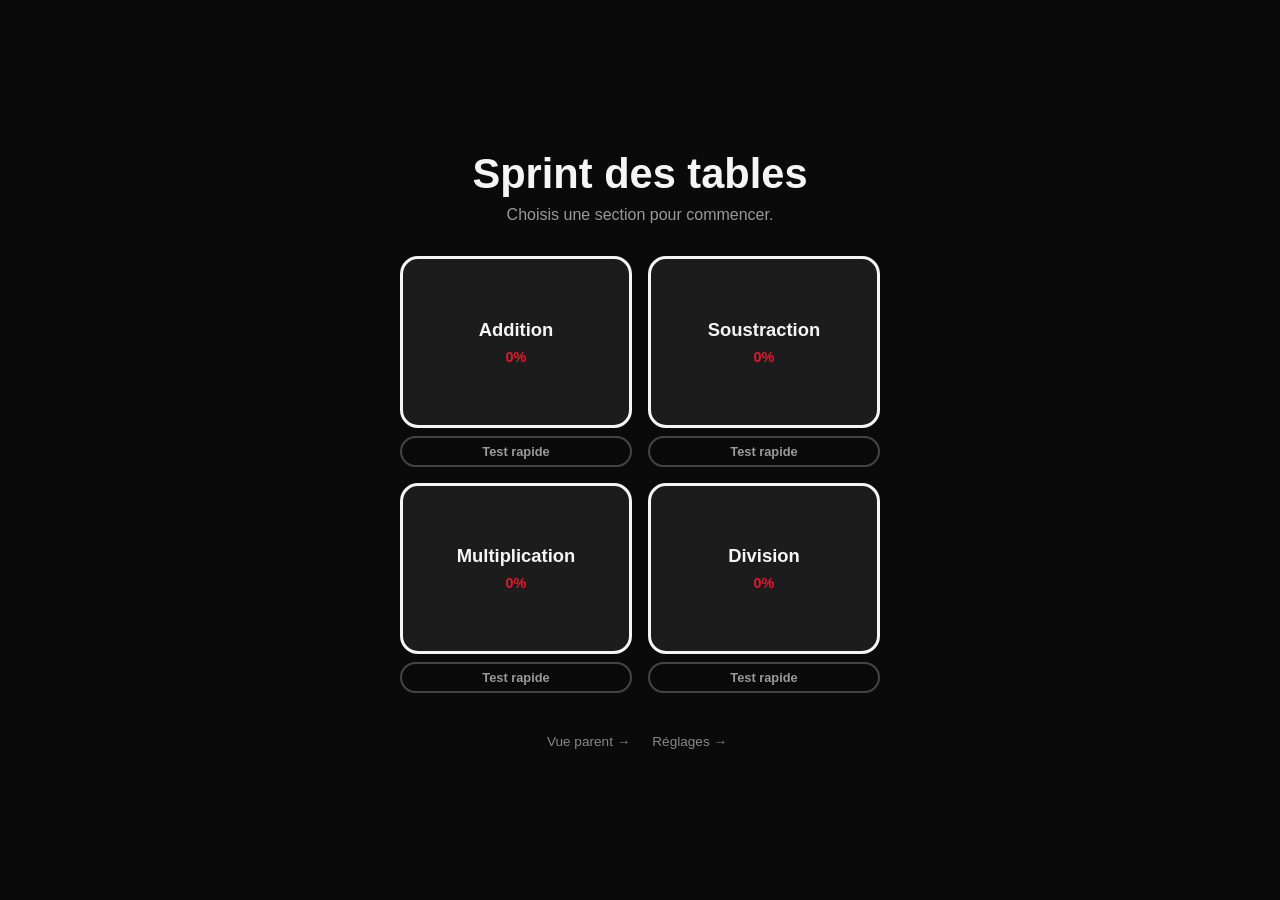
<file: index.html>
<!DOCTYPE html>
<html lang="fr">
<head>
<meta charset="UTF-8">
<meta name="viewport" content="width=device-width, initial-scale=1, viewport-fit=cover, user-scalable=no">
<title>Sprint des tables</title>
<link rel="stylesheet" href="src/style.css">
</head>
<body>
<div id="menuScreen">
  <h1>Sprint des tables</h1>
  <p class="subtitle">Choisis une section pour commencer.</p>
  <div id="sectionButtons">
    <div class="sectionCard">
      <button class="sectionBtn" type="button" data-operation="addition">
        <span class="sectionBtn-label">Addition</span>
        <span class="sectionBtn-percent">0%</span>
      </button>
      <button class="sectionDiagnosticBtn" type="button" data-operation="addition">Test rapide</button>
    </div>
    <div class="sectionCard">
      <button class="sectionBtn" type="button" data-operation="subtraction">
        <span class="sectionBtn-label">Soustraction</span>
        <span class="sectionBtn-percent">0%</span>
      </button>
      <button class="sectionDiagnosticBtn" type="button" data-operation="subtraction">Test rapide</button>
    </div>
    <div class="sectionCard">
      <button class="sectionBtn" type="button" data-operation="multiplication">
        <span class="sectionBtn-label">Multiplication</span>
        <span class="sectionBtn-percent">0%</span>
      </button>
      <button class="sectionDiagnosticBtn" type="button" data-operation="multiplication">Test rapide</button>
    </div>
    <div class="sectionCard">
      <button class="sectionBtn" type="button" data-operation="division">
        <span class="sectionBtn-label">Division</span>
        <span class="sectionBtn-percent">0%</span>
      </button>
      <button class="sectionDiagnosticBtn" type="button" data-operation="division">Test rapide</button>
    </div>
  </div>
  <div id="menuLinks">
    <a id="menuParentLink" href="parent.html">Vue parent →</a>
    <button id="settingsLink" type="button">Réglages →</button>
  </div>
</div>

<div id="settingsScreen" class="hidden">
  <h1>Réglages</h1>

  <h2>Musique</h2>
  <div id="trackButtons"></div>

  <h2>Progression</h2>
  <button id="resetBtn" type="button">Recommencer à zéro</button>
  <p class="settings-note">Efface toute la progression des 4 sections, la séquence quotidienne et le personnage. Ne peut pas être annulé.</p>

  <div id="resetConfirm" class="hidden">
    <p>Es-tu sûr ? Toute la progression sera perdue pour de bon.</p>
    <div id="resetConfirmButtons">
      <button id="resetCancelBtn" type="button">Annuler</button>
      <button id="resetConfirmBtn" type="button">Oui, recommencer à zéro</button>
    </div>
  </div>

  <button id="settingsBackBtn" type="button">← Retour au menu</button>
</div>

<div id="app" class="hidden">
  <div id="hud">
    <button id="menuBtn" type="button" aria-label="Retour au menu">←</button>
    <span id="streak">🔥 0</span>
    <span id="points">0 pt</span>
    <span id="score">0 / 0</span>
    <button id="pauseBtn" type="button" aria-label="Pause">⏸</button>
    <button id="muteBtn" type="button" aria-label="Couper la musique">♪</button>
  </div>

  <div id="pauseOverlay" class="hidden">
    <h2>Pause</h2>
    <button id="resumeBtn" type="button">▶ Reprendre</button>
  </div>

  <div id="streakBanner" class="hidden"></div>
  <div id="avatarBanner" class="hidden"></div>

  <div id="masteryBar" aria-label="Maîtrise globale des tables">
    <div id="masteryFill"></div>
  </div>

  <div id="studyScreen" class="hidden">
    <div id="studyPrompt"></div>
    <div id="studyHint"></div>
    <div id="studyExample"></div>
    <button id="studyContinueBtn" type="button">C'est compris, j'y vais →</button>
  </div>

  <div id="stage">
    <div id="comboBadge" class="hidden"></div>
    <div id="prompt"></div>
    <div id="timerBar"><div id="timerFill"></div></div>
    <div id="runnerTrack">
      <div id="runner" class="idle tier-0">
        <span class="crest"></span>
        <span class="ring"></span>
      </div>
    </div>
    <div id="choices">
      <button id="choiceLeft" class="choice choice-left" type="button"></button>
      <button id="choiceRight" class="choice choice-right" type="button"></button>
    </div>
  </div>

  <div id="endScreen" class="hidden">
    <h1>Session terminée !</h1>
    <p id="endStats"></p>
    <div id="endProgress"></div>
    <div id="endButtons">
      <button id="restartBtn" type="button">Rejouer cette section</button>
      <button id="menuFromEndBtn" type="button">Choisir une autre section</button>
    </div>
    <a id="parentLink" href="parent.html">Vue parent →</a>
  </div>
</div>
<script type="module" src="src/main.js"></script>
</body>
</html>
</file>
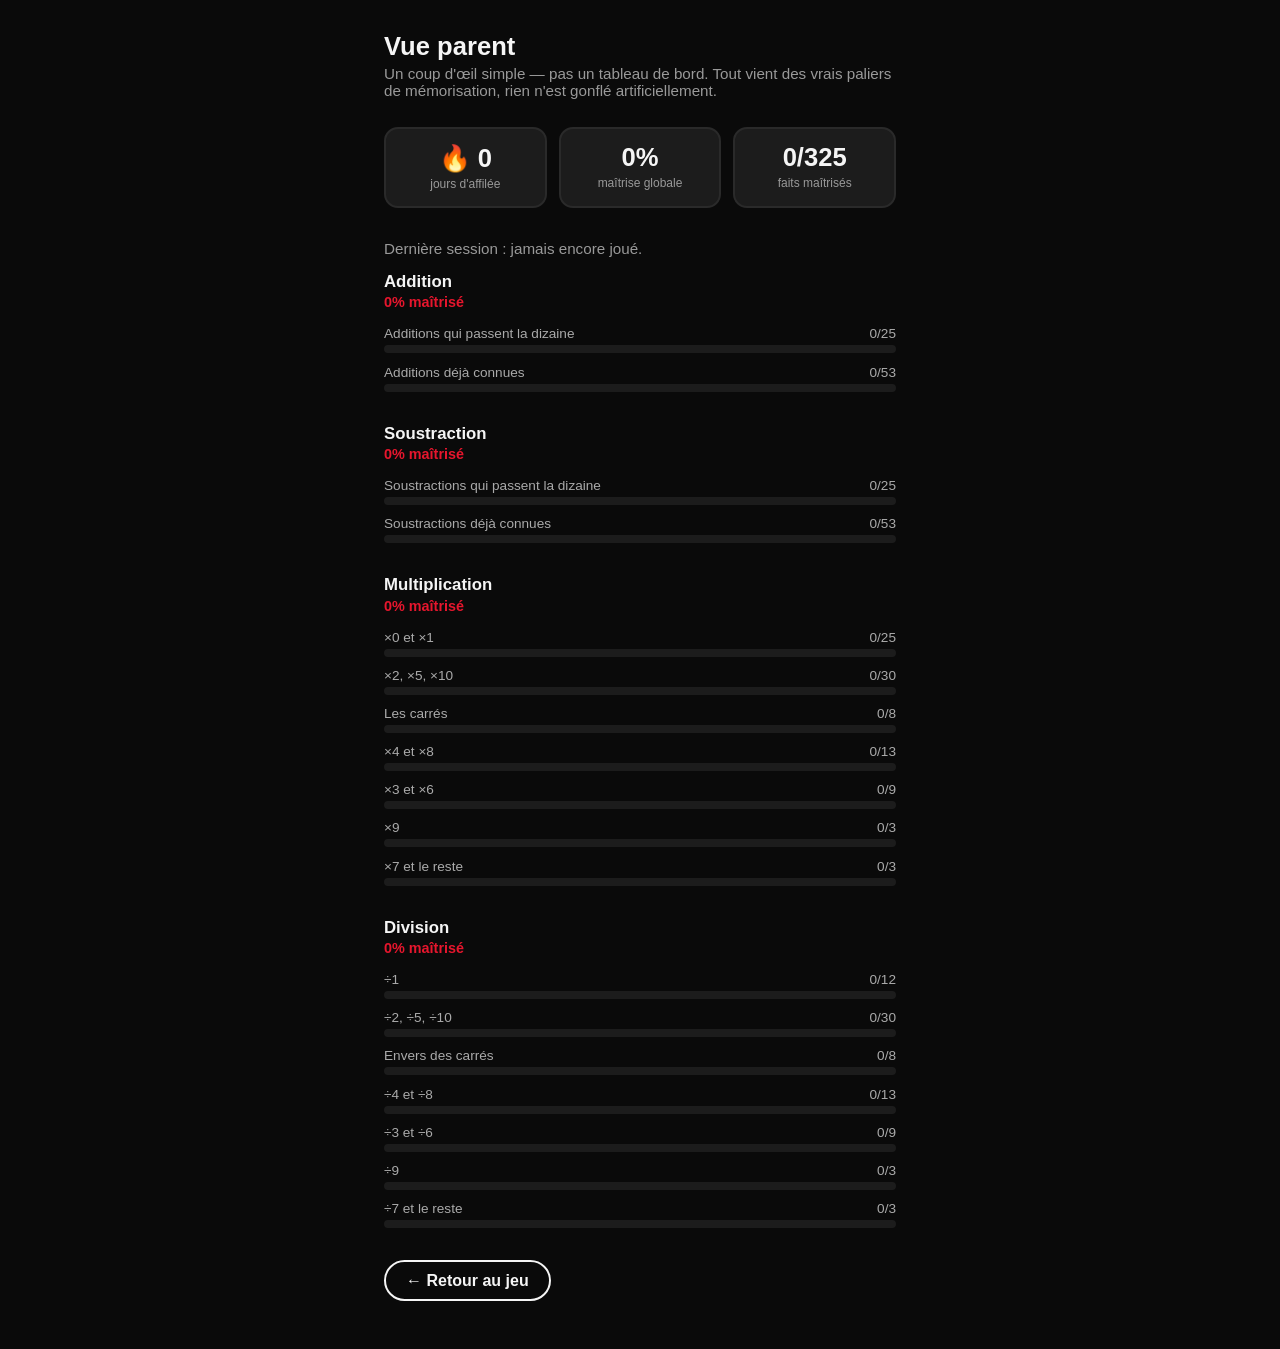
<file: parent.html>
<!DOCTYPE html>
<html lang="fr">
<head>
<meta charset="UTF-8">
<meta name="viewport" content="width=device-width, initial-scale=1">
<title>Sprint des tables — Vue parent</title>
<link rel="stylesheet" href="src/style.css">
<style>
  html, body { overflow: auto; height: auto; min-height: 100%; }
  #parentView {
    max-width: 560px;
    margin: 0 auto;
    padding: 2rem 1.5rem 3rem;
  }
  #parentView h1 {
    font-size: 1.6rem;
    margin: 0 0 0.25rem;
  }
  #parentView .subtitle {
    color: #999;
    font-size: 0.95rem;
    margin: 0 0 1.75rem;
  }
  .cards {
    display: grid;
    grid-template-columns: repeat(3, 1fr);
    gap: 0.75rem;
    margin-bottom: 2rem;
  }
  .card {
    background: #1c1c1c;
    border: 2px solid #2a2a2a;
    border-radius: 14px;
    padding: 0.9rem 0.5rem;
    text-align: center;
  }
  .card .value {
    font-size: 1.6rem;
    font-weight: 800;
    color: var(--white);
  }
  .card .label {
    font-size: 0.75rem;
    color: #999;
    margin-top: 0.25rem;
  }
  .operation-block {
    margin-bottom: 2rem;
  }
  .operation-block h2 {
    font-size: 1.05rem;
    margin: 0 0 0.15rem;
  }
  .operation-block .operation-percent {
    color: var(--red);
    font-weight: 700;
    font-size: 0.9rem;
    margin: 0 0 1rem;
  }
  .group-list {
    display: flex;
    flex-direction: column;
    gap: 0.7rem;
  }
  #backLink {
    display: inline-block;
    color: var(--white);
    text-decoration: none;
    font-weight: 700;
    border: 2px solid var(--white);
    border-radius: 999px;
    padding: 0.6rem 1.25rem;
  }
  .empty-note {
    color: #999;
    font-size: 0.95rem;
  }
</style>
</head>
<body>
<div id="parentView">
  <h1>Vue parent</h1>
  <p class="subtitle">Un coup d'œil simple — pas un tableau de bord. Tout vient des vrais paliers de mémorisation, rien n'est gonflé artificiellement.</p>

  <div class="cards">
    <div class="card"><div class="value" id="streakValue">—</div><div class="label">jours d'affilée</div></div>
    <div class="card"><div class="value" id="masteryValue">—</div><div class="label">maîtrise globale</div></div>
    <div class="card"><div class="value" id="masteredValue">—</div><div class="label">faits maîtrisés</div></div>
  </div>

  <p class="empty-note" id="lastPlayedNote"></p>

  <div id="operationBlocks"></div>

  <a id="backLink" href="index.html">← Retour au jeu</a>
</div>

<script type="module">
import { getStreakState } from './src/game/streak.js';
import { computeAllOperationsProgress } from './src/game/summary.js';

function formatDate(dateStr) {
  if (!dateStr) return 'jamais encore joué';
  const d = new Date(`${dateStr}T00:00:00`);
  return d.toLocaleDateString('fr-CA', { weekday: 'long', day: 'numeric', month: 'long' });
}

const { overallPercent, perOperation } = computeAllOperationsProgress();
const streak = getStreakState();

let totalMastered = 0;
let totalFacts = 0;
for (const op of perOperation) {
  for (const g of op.byGroup) {
    totalMastered += g.masteredCount;
    totalFacts += g.total;
  }
}

document.getElementById('streakValue').textContent = `🔥 ${streak.streakCount}`;
document.getElementById('masteryValue').textContent = `${overallPercent}%`;
document.getElementById('masteredValue').textContent = `${totalMastered}/${totalFacts}`;
document.getElementById('lastPlayedNote').textContent = `Dernière session : ${formatDate(streak.lastPlayedDate)}.`;

const blocksEl = document.getElementById('operationBlocks');
for (const op of perOperation) {
  const block = document.createElement('div');
  block.className = 'operation-block';

  const heading = document.createElement('h2');
  heading.textContent = op.label;
  const percentLine = document.createElement('p');
  percentLine.className = 'operation-percent';
  percentLine.textContent = `${op.percent}% maîtrisé`;

  const list = document.createElement('div');
  list.className = 'group-list';
  if (op.byGroup.length === 0) {
    list.innerHTML = '<p class="empty-note">Pas encore commencé.</p>';
  } else {
    for (const group of op.byGroup) {
      const row = document.createElement('div');
      row.className = 'progress-row';
      row.innerHTML = `
        <div class="progress-row-label"><span>${group.label}</span><span>${group.masteredCount}/${group.total}</span></div>
        <div class="progress-row-bar"><div class="progress-row-fill${group.percent >= 100 ? ' mastered' : ''}" style="width:${group.percent}%"></div></div>
      `;
      list.appendChild(row);
    }
  }

  block.appendChild(heading);
  block.appendChild(percentLine);
  block.appendChild(list);
  blocksEl.appendChild(block);
}
</script>
</body>
</html>
</file>
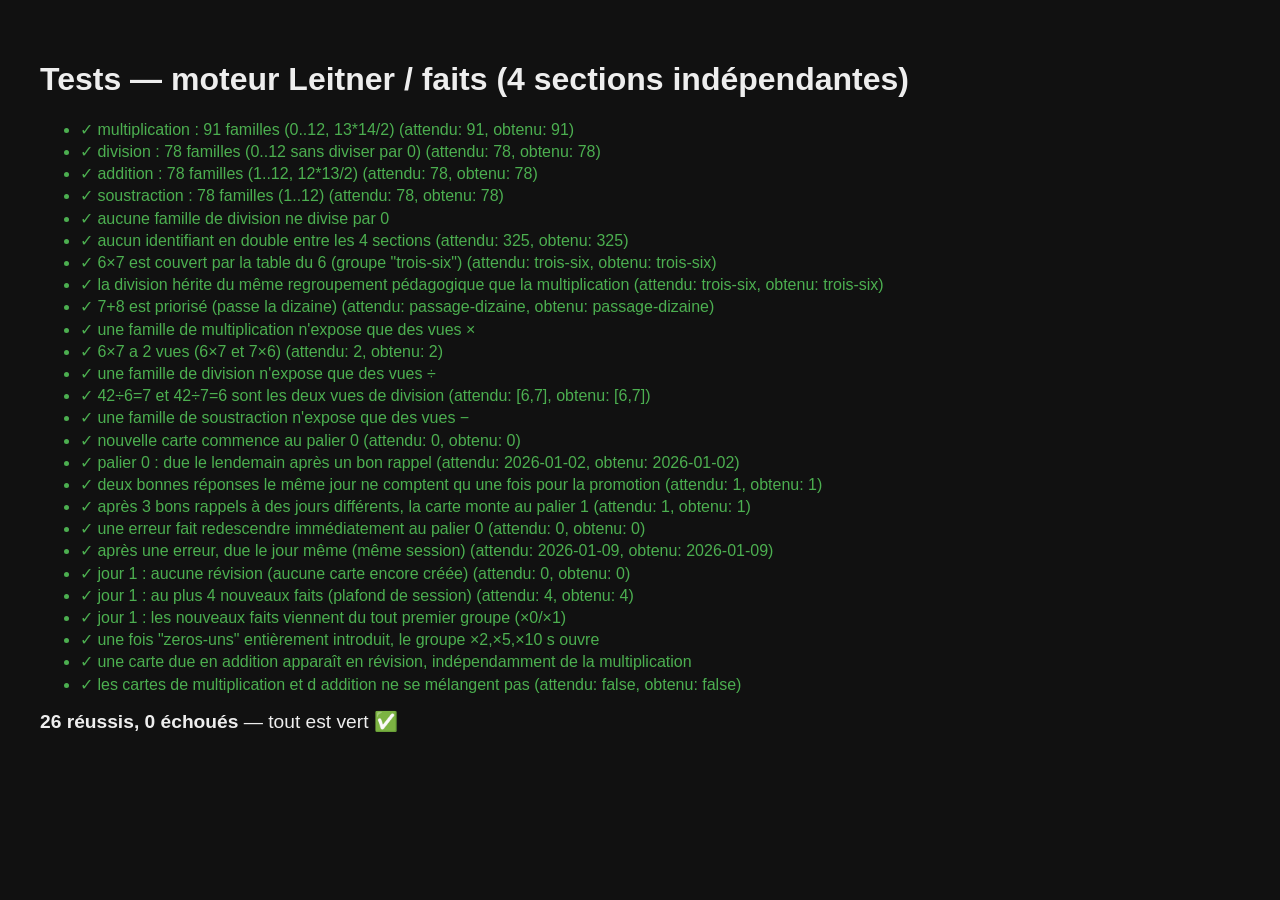
<file: test/engine.test.html>
<!DOCTYPE html>
<html lang="fr">
<head>
<meta charset="UTF-8">
<title>Tests — moteur de mémorisation</title>
<style>
  body { font-family: -apple-system, sans-serif; background: #111; color: #eee; padding: 2rem; }
  .pass { color: #4caf50; }
  .fail { color: #ff5252; font-weight: bold; }
  #summary { font-size: 1.2rem; margin-top: 1rem; }
  li { margin: 0.2rem 0; }
</style>
</head>
<body>
<h1>Tests — moteur Leitner / faits (4 sections indépendantes)</h1>
<ul id="results"></ul>
<div id="summary"></div>

<script type="module">
import { buildOperationFamilies, introGroupOrderFor, viewsForFamily } from '../src/engine/facts.js';
import { createCard, recordAnswer, isDue, selectDailyFacts } from '../src/engine/leitner.js';

const results = document.getElementById('results');
let pass = 0, fail = 0;

function assert(condition, message) {
  const li = document.createElement('li');
  if (condition) {
    pass++;
    li.className = 'pass';
    li.textContent = `✓ ${message}`;
  } else {
    fail++;
    li.className = 'fail';
    li.textContent = `✗ ${message}`;
  }
  results.appendChild(li);
}

function assertEqual(actual, expected, message) {
  assert(actual === expected, `${message} (attendu: ${expected}, obtenu: ${actual})`);
}

// --- facts.js : chaque opération est indépendante ---

const multFamilies = buildOperationFamilies('multiplication');
const divFamilies = buildOperationFamilies('division');
const addFamilies = buildOperationFamilies('addition');
const subFamilies = buildOperationFamilies('subtraction');

assertEqual(multFamilies.length, 91, 'multiplication : 91 familles (0..12, 13*14/2)');
assertEqual(divFamilies.length, 78, 'division : 78 familles (0..12 sans diviser par 0)');
assertEqual(addFamilies.length, 78, 'addition : 78 familles (1..12, 12*13/2)');
assertEqual(subFamilies.length, 78, 'soustraction : 78 familles (1..12)');

assert(divFamilies.every((f) => f.a >= 1), 'aucune famille de division ne divise par 0');

const allIds = [...multFamilies, ...divFamilies, ...addFamilies, ...subFamilies].map((f) => f.id);
assertEqual(new Set(allIds).size, allIds.length, 'aucun identifiant en double entre les 4 sections');

const mult6x7 = multFamilies.find((f) => (f.a === 6 && f.b === 7) || (f.a === 7 && f.b === 6));
assertEqual(mult6x7.introGroup, 'trois-six', '6×7 est couvert par la table du 6 (groupe "trois-six")');

const div6x7 = divFamilies.find((f) => (f.a === 6 && f.b === 7) || (f.a === 7 && f.b === 6));
assertEqual(div6x7.introGroup, mult6x7.introGroup, 'la division hérite du même regroupement pédagogique que la multiplication');

const add7and8 = addFamilies.find((f) => f.a === 7 && f.b === 8);
assertEqual(add7and8.introGroup, 'passage-dizaine', '7+8 est priorisé (passe la dizaine)');

// --- facts.js : vues (chaque famille n'appartient qu'à SA propre opération) ---

const multViews = viewsForFamily(mult6x7);
assert(multViews.every((v) => v.kind === 'mult'), 'une famille de multiplication n\'expose que des vues ×');
assertEqual(multViews.length, 2, '6×7 a 2 vues (6×7 et 7×6)');

const divViews = viewsForFamily(div6x7);
assert(divViews.every((v) => v.kind === 'div'), 'une famille de division n\'expose que des vues ÷');
const divAnswers = divViews.map((v) => v.answer).sort();
assertEqual(JSON.stringify(divAnswers), JSON.stringify([6, 7]), '42÷6=7 et 42÷7=6 sont les deux vues de division');

const subViews = viewsForFamily(subFamilies.find((f) => f.a === 7 && f.b === 8));
assert(subViews.every((v) => v.kind === 'sub'), 'une famille de soustraction n\'expose que des vues −');

// --- leitner.js : progression des paliers (inchangé, indépendant de l'opération) ---

let card = createCard('mult-6x7', '2026-01-01');
assertEqual(card.box, 0, 'nouvelle carte commence au palier 0');

card = recordAnswer(card, true, '2026-01-01');
assertEqual(card.dueDate, '2026-01-02', 'palier 0 : due le lendemain après un bon rappel');

card = recordAnswer(card, true, '2026-01-01'); // même jour : ne doit pas compter deux fois
assertEqual(card.spacedCorrectStreak, 1, 'deux bonnes réponses le même jour ne comptent qu une fois pour la promotion');

card = recordAnswer(card, true, '2026-01-02');
card = recordAnswer(card, true, '2026-01-06');
assertEqual(card.box, 1, 'après 3 bons rappels à des jours différents, la carte monte au palier 1');

card = recordAnswer(card, false, '2026-01-09');
assertEqual(card.box, 0, 'une erreur fait redescendre immédiatement au palier 0');
assertEqual(card.dueDate, '2026-01-09', 'après une erreur, due le jour même (même session)');

// --- leitner.js : sélection quotidienne, une section à la fois ---

const cardsById = new Map();
const introGroupOrder = introGroupOrderFor('multiplication');
const { reviewFamilies: r0, newFamilies: n0 } = selectDailyFacts(multFamilies, cardsById, '2026-01-01', {
  maxNewFacts: 4,
  introGroupOrder,
});
assertEqual(r0.length, 0, 'jour 1 : aucune révision (aucune carte encore créée)');
assertEqual(n0.length, 4, 'jour 1 : au plus 4 nouveaux faits (plafond de session)');
assert(n0.every((f) => f.introGroup === 'zeros-uns'), 'jour 1 : les nouveaux faits viennent du tout premier groupe (×0/×1)');

const zerosUnsFamilies = multFamilies.filter((f) => f.introGroup === 'zeros-uns');
for (const f of zerosUnsFamilies) cardsById.set(f.id, createCard(f.id, '2026-01-01'));

const { newFamilies: n1 } = selectDailyFacts(multFamilies, cardsById, '2026-01-01', {
  maxNewFacts: 4,
  introGroupOrder,
});
assert(
  n1.some((f) => f.introGroup === 'deux-cinq-dix'),
  'une fois "zeros-uns" entièrement introduit, le groupe ×2,×5,×10 s ouvre'
);

// Une carte due pour révision, dans une section séparée (addition) — vérifie
// que les sections ne se mélangent pas.
const addCardsById = new Map();
const addFirst = addFamilies[0];
addCardsById.set(addFirst.id, { ...createCard(addFirst.id, '2026-01-01'), dueDate: '2026-01-01' });
const { reviewFamilies: rAdd } = selectDailyFacts(addFamilies, addCardsById, '2026-01-01', {
  maxNewFacts: 4,
  introGroupOrder: introGroupOrderFor('addition'),
});
assert(rAdd.some((f) => f.id === addFirst.id), 'une carte due en addition apparaît en révision, indépendamment de la multiplication');
assertEqual(cardsById.has(addFirst.id), false, 'les cartes de multiplication et d addition ne se mélangent pas');

// --- résumé ---
document.getElementById('summary').innerHTML =
  `<strong>${pass} réussis, ${fail} échoués</strong>` + (fail === 0 ? ' — tout est vert ✅' : ' — à corriger ❌');
document.title = fail === 0 ? `✅ ${pass} tests OK` : `❌ ${fail} tests en échec`;
</script>
</body>
</html>
</file>
<file: src/style.css>
:root {
  --black: #0a0a0a;
  --red: #e6162d;
  --white: #f5f5f5;
  color-scheme: dark;
}

* { box-sizing: border-box; }

html, body {
  margin: 0;
  height: 100%;
  background: var(--black);
  color: var(--white);
  font-family: -apple-system, "Helvetica Neue", Arial, sans-serif;
  overflow: hidden;
  -webkit-user-select: none;
  user-select: none;
  touch-action: manipulation;
}

#app {
  height: 100%;
  display: flex;
  flex-direction: column;
}

#menuScreen {
  height: 100%;
  display: flex;
  flex-direction: column;
  align-items: center;
  justify-content: center;
  padding: 2rem 1.5rem;
  text-align: center;
  gap: 0.5rem;
}

#menuScreen h1 {
  font-size: clamp(1.8rem, 8vw, 2.6rem);
  margin: 0;
}

#menuScreen .subtitle {
  color: #999;
  margin: 0 0 1.5rem;
}

#sectionButtons {
  display: grid;
  grid-template-columns: 1fr 1fr;
  gap: 1rem;
  width: min(90vw, 480px);
}

.sectionCard {
  display: flex;
  flex-direction: column;
  gap: 0.5rem;
}

.sectionBtn {
  aspect-ratio: 1.35 / 1;
  background: #1c1c1c;
  border: 3px solid var(--white);
  border-radius: 18px;
  color: var(--white);
  display: flex;
  flex-direction: column;
  align-items: center;
  justify-content: center;
  gap: 0.5rem;
  cursor: pointer;
  transition: transform 0.08s ease, background-color 0.08s ease;
}

.sectionBtn:active { transform: scale(0.96); }

.sectionBtn-label {
  font-size: 1.15rem;
  font-weight: 800;
}

.sectionBtn-percent {
  font-size: 0.9rem;
  font-weight: 700;
  color: var(--red);
}

.sectionDiagnosticBtn {
  background: transparent;
  border: 2px solid #444;
  color: #999;
  border-radius: 999px;
  padding: 0.35rem 0.5rem;
  font-size: 0.8rem;
  font-weight: 700;
  cursor: pointer;
}

#menuLinks {
  margin-top: 2rem;
  display: flex;
  align-items: center;
  gap: 1rem;
}

#menuParentLink,
#settingsLink {
  color: #888;
  font-size: 0.85rem;
  text-decoration: none;
  background: transparent;
  border: none;
  cursor: pointer;
  font-family: inherit;
}

#settingsScreen {
  height: 100%;
  overflow-y: auto;
  -webkit-overflow-scrolling: touch;
  display: flex;
  flex-direction: column;
  align-items: center;
  justify-content: flex-start;
  padding: 2rem 1.5rem 3rem;
  text-align: center;
  gap: 0.5rem;
}

#settingsScreen h1 {
  font-size: clamp(1.6rem, 7vw, 2.2rem);
  margin: 0 0 1.5rem;
}

#settingsScreen h2 {
  font-size: 0.95rem;
  color: #999;
  margin: 0 0 0.75rem;
  text-transform: uppercase;
  letter-spacing: 0.05em;
}

#trackButtons {
  display: flex;
  flex-direction: column;
  gap: 0.6rem;
  width: min(90vw, 360px);
  margin-bottom: 2rem;
}

.trackBtn {
  padding: 0.85rem 1rem;
  background: #1c1c1c;
  border: 2px solid #444;
  border-radius: 12px;
  color: var(--white);
  font-size: 1rem;
  font-weight: 700;
  cursor: pointer;
  text-align: left;
}

.trackBtn.selected {
  border-color: var(--red);
  background: #2a0b0e;
}

#resetBtn {
  padding: 0.75rem 1.5rem;
  background: transparent;
  color: var(--red);
  border: 2px solid var(--red);
  border-radius: 999px;
  font-size: 1rem;
  font-weight: 700;
  cursor: pointer;
}

.settings-note {
  max-width: min(90vw, 360px);
  color: #888;
  font-size: 0.8rem;
  margin: 0.75rem 0 1.5rem;
}

#resetConfirm {
  background: #1c1c1c;
  border: 2px solid var(--red);
  border-radius: 14px;
  padding: 1.25rem;
  width: min(90vw, 360px);
  margin-bottom: 1.5rem;
}

#resetConfirm p {
  margin: 0 0 1rem;
  font-weight: 700;
}

#resetConfirmButtons {
  display: flex;
  gap: 0.75rem;
  justify-content: center;
}

#resetCancelBtn,
#resetConfirmBtn {
  padding: 0.6rem 1rem;
  border-radius: 999px;
  font-size: 0.9rem;
  font-weight: 700;
  cursor: pointer;
}

#resetCancelBtn {
  background: transparent;
  color: var(--white);
  border: 2px solid var(--white);
}

#resetConfirmBtn {
  background: var(--red);
  color: var(--white);
  border: 2px solid var(--red);
}

#settingsBackBtn {
  margin-top: 1.5rem;
  padding: 0.75rem 1.5rem;
  background: transparent;
  color: var(--white);
  border: 2px solid var(--white);
  border-radius: 999px;
  font-size: 1rem;
  font-weight: 700;
  cursor: pointer;
}

#menuBtn {
  background: transparent;
  border: 2px solid #444;
  color: #999;
  border-radius: 999px;
  width: 2.25rem;
  height: 2.25rem;
  font-size: 1rem;
  cursor: pointer;
}

#endButtons {
  display: flex;
  flex-direction: column;
  gap: 0.6rem;
  margin-top: 1rem;
}

#hud {
  padding: 1rem 1.25rem 0;
  font-size: 1.1rem;
  font-weight: 700;
  letter-spacing: 0.05em;
  display: flex;
  align-items: center;
  gap: 1rem;
}

#streak { color: var(--white); }
#points { color: var(--red); }
#score { color: #999; font-weight: 600; }

#pauseBtn,
#muteBtn {
  background: transparent;
  border: 2px solid #444;
  color: #999;
  border-radius: 999px;
  width: 2.25rem;
  height: 2.25rem;
  font-size: 1rem;
  cursor: pointer;
}

#pauseBtn { margin-left: auto; }

#muteBtn.muted { color: #444; border-color: #2a2a2a; }

#pauseOverlay {
  position: fixed;
  inset: 0;
  z-index: 30;
  background: rgba(10, 10, 10, 0.95);
  display: flex;
  flex-direction: column;
  align-items: center;
  justify-content: center;
  gap: 1.5rem;
}

#pauseOverlay h2 {
  font-size: 2rem;
  margin: 0;
}

#resumeBtn {
  padding: 0.9rem 1.75rem;
  background: transparent;
  color: var(--white);
  border: 3px solid var(--white);
  border-radius: 999px;
  font-size: 1.1rem;
  font-weight: 800;
  cursor: pointer;
}

#comboBadge {
  font-size: 1.1rem;
  font-weight: 800;
  color: var(--red);
  margin-bottom: 0.5rem;
  animation: pop 0.2s ease;
}

@keyframes pop {
  from { transform: scale(1.6); opacity: 0; }
  to { transform: scale(1); opacity: 1; }
}

#streakBanner {
  margin: 0.75rem 1.25rem 0;
  padding: 0.6rem 1rem;
  background: #1c1c1c;
  border: 2px solid var(--white);
  border-radius: 12px;
  text-align: center;
  font-weight: 700;
  font-size: 0.95rem;
  transition: opacity 0.4s ease;
}

#streakBanner.fading { opacity: 0; }

#avatarBanner {
  margin: 0.5rem 1.25rem 0;
  padding: 0.6rem 1rem;
  background: #1c1c1c;
  border: 2px solid var(--red);
  border-radius: 12px;
  text-align: center;
  font-weight: 700;
  font-size: 0.95rem;
  transition: opacity 0.4s ease;
}

#avatarBanner.fading { opacity: 0; }

#masteryBar {
  margin: 0.6rem 1.25rem 0;
  height: 5px;
  background: #1c1c1c;
  border-radius: 999px;
  overflow: hidden;
}

#masteryFill {
  height: 100%;
  width: 0%;
  background: var(--white);
  transition: width 0.3s ease;
}

/* Écran d'étude : occupe tout l'espace sous le HUD (comme #stage), sans chrono
   visible, sans pression — l'enfant avance seulement en touchant "C'est compris"
   (voir game/session.js pour le filet de sécurité qui avance automatiquement
   après un long délai). Ne couvre jamais le HUD : le bouton pause doit rester
   accessible pendant l'étude. */
#studyScreen {
  flex: 1;
  display: flex;
  flex-direction: column;
  align-items: center;
  justify-content: center;
  padding: 2rem 1.5rem;
  text-align: center;
  gap: 1.25rem;
  overflow-y: auto;
  min-height: 0;
}

#studyPrompt {
  font-size: clamp(2.5rem, 11vw, 5.5rem);
  font-weight: 800;
  letter-spacing: 0.02em;
}

#studyHint {
  max-width: min(92vw, 560px);
  font-size: clamp(1.3rem, 5.5vw, 1.9rem);
  font-weight: 700;
  line-height: 1.4;
  color: var(--white);
}

#studyExample {
  max-width: min(90vw, 480px);
  font-size: clamp(1.1rem, 4.5vw, 1.4rem);
  font-weight: 700;
  color: var(--red);
  background: #1c1c1c;
  border: 2px solid var(--red);
  border-radius: 14px;
  padding: 0.9rem 1.25rem;
}

#studyContinueBtn {
  margin-top: 1rem;
  padding: 1rem 1.75rem;
  background: var(--white);
  color: var(--black);
  border: 3px solid var(--white);
  border-radius: 999px;
  font-size: 1.15rem;
  font-weight: 800;
  cursor: pointer;
}

#studyContinueBtn:active { transform: scale(0.97); }

#stage {
  flex: 1;
  display: flex;
  flex-direction: column;
  align-items: center;
  justify-content: center;
  padding: 1rem;
  transition: background-color 0.12s ease;
}

#stage.flash-correct { background-color: #1a1a1a; }
#stage.flash-wrong { background-color: #2a0b0e; }

#prompt {
  font-size: clamp(2.5rem, 10vw, 5rem);
  font-weight: 800;
  letter-spacing: 0.02em;
  margin-bottom: 1.5rem;
}

#timerBar {
  width: min(90vw, 480px);
  height: 10px;
  background: #262626;
  border-radius: 999px;
  overflow: hidden;
  margin-bottom: 2rem;
}

#timerFill {
  height: 100%;
  width: 100%;
  background: var(--red);
  transform-origin: left center;
  transform: scaleX(1);
}

#runnerTrack {
  position: relative;
  width: min(90vw, 560px);
  height: 56px;
  margin-bottom: 0.5rem;
}

#runner {
  position: absolute;
  left: 50%;
  bottom: 0;
  width: 36px;
  height: 36px;
  transform: translate(-50%, 0);
  transition: width 0.3s ease, height 0.3s ease;
}

#runner::before {
  content: '';
  position: absolute;
  inset: 0;
  background: var(--white);
  clip-path: polygon(50% 0%, 100% 100%, 0% 100%);
}

#runner::after {
  content: '';
  position: absolute;
  top: 10px;
  left: -16px;
  width: 14px;
  height: 14px;
  background: var(--red);
  opacity: 0.4;
  clip-path: polygon(50% 0%, 100% 100%, 0% 100%);
  transition: opacity 0.3s ease;
}

/* Paliers d'évolution — dérivés du % de maîtrise réelle (voir game/avatar.js),
   toujours en primitives CSS simples (triangles/cercles), jamais un sprite. */
#runner.tier-1::after { opacity: 0.7; }

#runner.tier-2::after,
#runner.tier-3::after,
#runner.tier-4::after { opacity: 1; }

#runner .crest {
  display: none;
  position: absolute;
  top: -11px;
  left: 50%;
  transform: translateX(-50%);
  width: 0;
  height: 0;
  border-left: 6px solid transparent;
  border-right: 6px solid transparent;
  border-bottom: 9px solid var(--red);
}

#runner.tier-2 .crest,
#runner.tier-3 .crest,
#runner.tier-4 .crest { display: block; }

#runner.tier-3,
#runner.tier-4 { width: 44px; height: 44px; }

#runner .ring {
  display: none;
  position: absolute;
  inset: -10px;
  border: 2px solid var(--white);
  border-radius: 50%;
}

#runner.tier-4 .ring {
  display: block;
  animation: ringPulse 1.1s ease-out infinite;
}

@keyframes ringPulse {
  0% { transform: scale(0.75); opacity: 0.7; }
  100% { transform: scale(1.5); opacity: 0; }
}

#choices {
  display: flex;
  gap: 1rem;
  width: min(90vw, 560px);
}

.choice {
  flex: 1;
  aspect-ratio: 1.3 / 1;
  border: 3px solid var(--white);
  border-radius: 18px;
  font-size: clamp(2rem, 8vw, 3.5rem);
  font-weight: 800;
  cursor: pointer;
  transition: transform 0.08s ease, background-color 0.08s ease, color 0.08s ease;
}

.choice-left { background: var(--black); color: var(--white); }
.choice-right { background: var(--red); color: var(--white); border-color: var(--red); }

.choice:active { transform: scale(0.95); }

.choice-correct { background: var(--white) !important; color: var(--black) !important; border-color: var(--white) !important; }
.choice-wrong { background: #2a0b0e !important; color: var(--red) !important; }

#endScreen {
  flex: 1;
  display: flex;
  flex-direction: column;
  align-items: center;
  justify-content: center;
  text-align: center;
  padding: 2rem;
  gap: 1rem;
}

#endScreen h1 {
  font-size: clamp(2rem, 8vw, 3rem);
  margin: 0;
}

#endScreen p {
  font-size: 1.2rem;
  color: #ccc;
}

#endProgress {
  width: min(90vw, 420px);
  display: flex;
  flex-direction: column;
  gap: 0.6rem;
  margin-top: 0.5rem;
}

.progress-row {
  text-align: left;
}

.progress-row-label {
  display: flex;
  justify-content: space-between;
  font-size: 0.85rem;
  color: #aaa;
  margin-bottom: 0.25rem;
}

.progress-row-bar {
  height: 8px;
  background: #1c1c1c;
  border-radius: 999px;
  overflow: hidden;
}

.progress-row-fill {
  height: 100%;
  background: var(--red);
}

.progress-row-fill.mastered { background: var(--white); }

#restartBtn,
#menuFromEndBtn {
  padding: 0.75rem 1.5rem;
  background: transparent;
  color: var(--white);
  border: 2px solid var(--white);
  border-radius: 999px;
  font-size: 1rem;
  font-weight: 700;
  cursor: pointer;
}

#menuFromEndBtn {
  border-color: #444;
  color: #999;
}

#parentLink {
  margin-top: 0.75rem;
  color: #888;
  font-size: 0.85rem;
  text-decoration: none;
}

@keyframes shakeSmall {
  0%, 100% { transform: translate(0, 0); }
  25% { transform: translate(2px, -2px); }
  50% { transform: translate(-2px, 2px); }
  75% { transform: translate(2px, 2px); }
}

@keyframes shakeBig {
  0%, 100% { transform: translate(0, 0); }
  20% { transform: translate(-7px, 3px); }
  40% { transform: translate(7px, -3px); }
  60% { transform: translate(-7px, -3px); }
  80% { transform: translate(7px, 3px); }
}

#app.shake-correct { animation: shakeSmall 0.15s ease-in-out; }
#app.shake-wrong { animation: shakeBig 0.3s ease-in-out; }

.hidden { display: none !important; }
</file>
